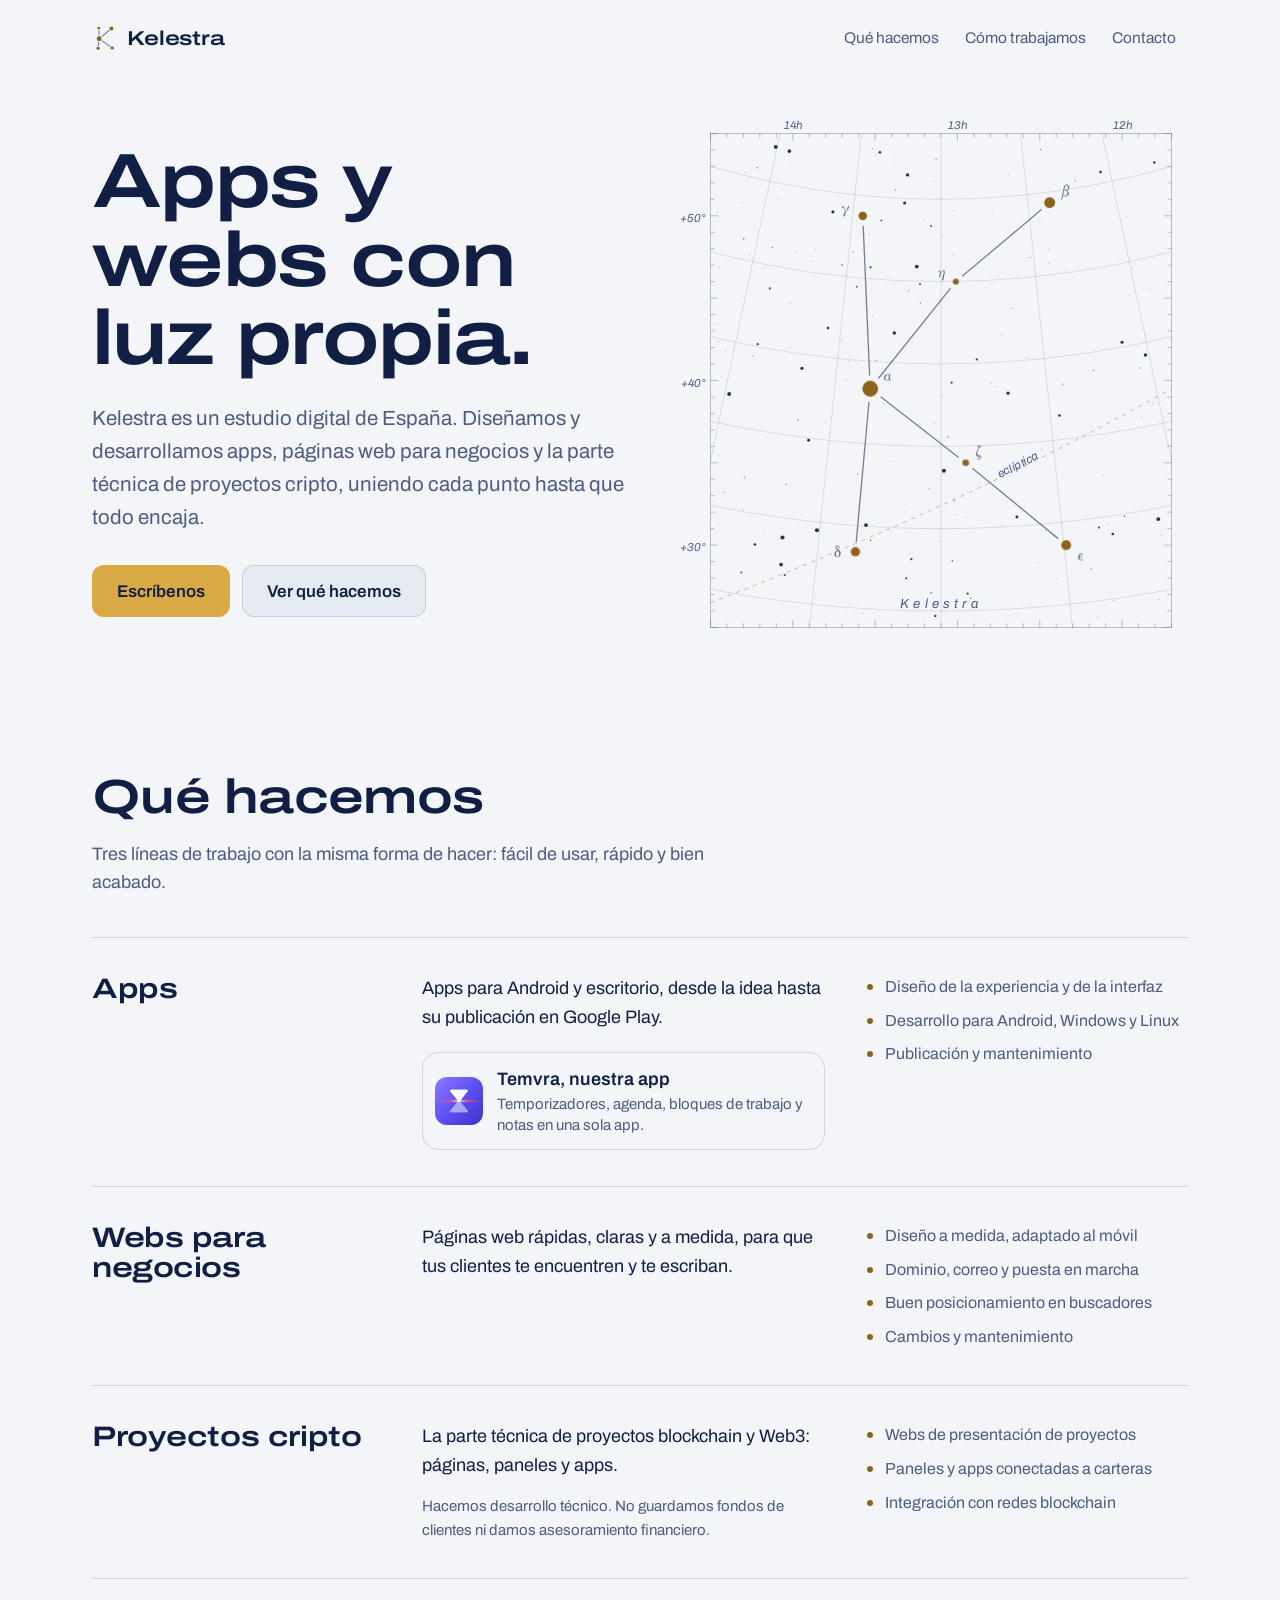
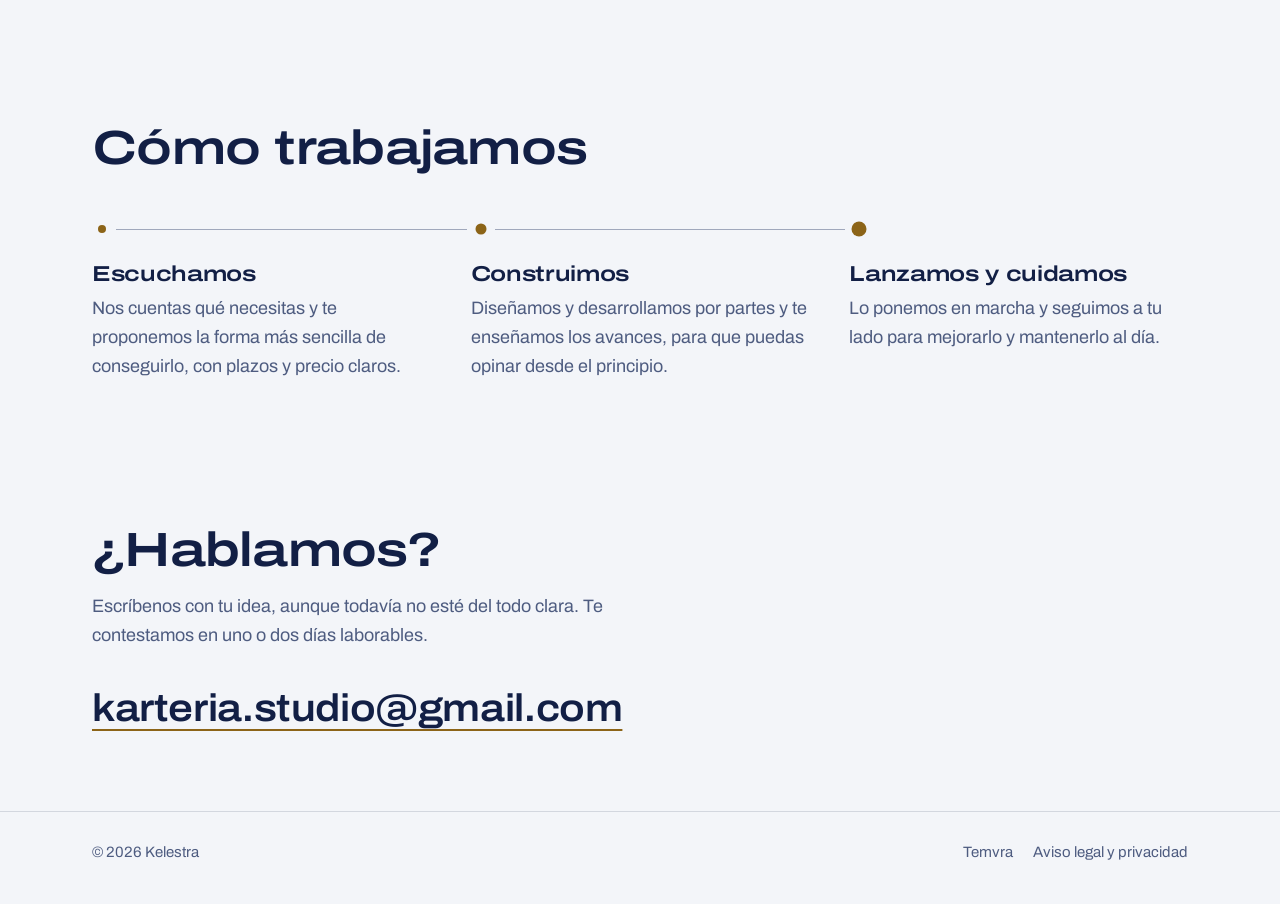
<file: index.html>
<!doctype html>
<html lang="es">
<head>
<meta charset="utf-8">
<meta name="viewport" content="width=device-width,initial-scale=1,viewport-fit=cover">
<title>Kelestra, estudio digital</title>
<meta name="description" content="Kelestra es un estudio digital de España: apps, páginas web para negocios y proyectos cripto.">
<link rel="canonical" href="https://kelestra-studio.github.io/">
<meta name="theme-color" content="#0C1736" media="(prefers-color-scheme: dark)">
<meta name="theme-color" content="#F3F5F9" media="(prefers-color-scheme: light)">
<link rel="icon" href="/favicon.svg" type="image/svg+xml">
<link rel="icon" href="/favicon.png" sizes="64x64" type="image/png">
<link rel="apple-touch-icon" href="/apple-touch-icon.png">
<link rel="preload" href="/fuentes/archivo.woff" as="font" type="font/woff" crossorigin>
<link rel="stylesheet" href="/estilo.css">
<meta property="og:type" content="website">
<meta property="og:locale" content="es_ES">
<meta property="og:site_name" content="Kelestra">
<meta property="og:title" content="Kelestra, estudio digital">
<meta property="og:description" content="Kelestra es un estudio digital de España: apps, páginas web para negocios y proyectos cripto.">
<meta property="og:url" content="https://kelestra-studio.github.io/">
<meta property="og:image" content="https://kelestra-studio.github.io/og.jpg">
<meta property="og:image:width" content="1200">
<meta property="og:image:height" content="630">
<meta name="twitter:card" content="summary_large_image">
</head>
<body>
<header class="cabecera envoltura">
  <a class="logo" href="/"><svg class="marca" viewBox="14 6 74 88" aria-hidden="true"><line x1="34.7" y1="41.2" x2="34.3" y2="28.9"/><line x1="33.8" y1="62.7" x2="32.9" y2="71.7"/><line x1="43.3" y1="45.1" x2="63.9" y2="28"/><line x1="43.8" y1="58.3" x2="65.9" y2="74"/><circle cx="34" cy="21" r="4.3"/><circle cx="35" cy="52" r="7.2"/><circle cx="32" cy="80" r="4.7"/><circle cx="71" cy="22" r="5.7"/><circle cx="73" cy="79" r="5.1"/></svg><span>Kelestra</span></a>
  <nav aria-label="Principal">
    <a href="#servicios">Qué hacemos</a>
    <a class="opcional" href="#proceso">Cómo trabajamos</a>
    <a href="#contacto">Contacto</a>
  </nav>
</header>

<main>
  <section class="portada envoltura">
    <div class="portada-texto">
      <h1>Apps y webs con luz propia.</h1>
      <p class="entrada">Kelestra es un estudio digital de España. Diseñamos y desarrollamos apps, páginas web para negocios y la parte técnica de proyectos cripto, uniendo cada punto hasta que todo encaja.</p>
      <div class="acciones">
        <a class="boton principal" href="mailto:karteria.studio@gmail.com">Escríbenos</a>
        <a class="boton" href="#servicios">Ver qué hacemos</a>
      </div>
    </div>
    <figure class="carta">
<svg viewBox="0 0 600 640" role="img" aria-labelledby="carta-t">
<title id="carta-t">Carta celeste con la constelación de Kelestra: siete estrellas unidas que dibujan una K</title>
<defs><clipPath id="placa"><rect x="20" y="20" width="560" height="600"/></clipPath></defs>
<g class="reticula" clip-path="url(#placa)">
<circle cx="300" cy="-900" r="1000"/>
<circle cx="300" cy="-900" r="1100"/>
<circle cx="300" cy="-900" r="1200"/>
<circle cx="300" cy="-900" r="1300"/>
<circle cx="300" cy="-900" r="1400"/>
<circle cx="300" cy="-900" r="1500"/>
<circle cx="300" cy="-900" r="1600"/>
<line x1="300" y1="-900" x2="-391.5" y2="653"/>
<line x1="300" y1="-900" x2="-225.3" y2="716.8"/>
<line x1="300" y1="-900" x2="-53.4" y2="762.9"/>
<line x1="300" y1="-900" x2="122.3" y2="790.7"/>
<line x1="300" y1="-900" x2="300" y2="800"/>
<line x1="300" y1="-900" x2="477.7" y2="790.7"/>
<line x1="300" y1="-900" x2="653.4" y2="762.9"/>
<line x1="300" y1="-900" x2="825.3" y2="716.8"/>
<line x1="300" y1="-900" x2="991.5" y2="653"/>
</g>
<path class="ecliptica" id="ecl" d="M 20 590 Q 330 470 580 330"/>
<text class="rotulo"><textPath href="#ecl" startOffset="62%">eclíptica</textPath></text>
<g class="marco"><rect x="20" y="20" width="560" height="600"/>
<line x1="20" y1="20" x2="20" y2="29"/><line x1="20" y1="620" x2="20" y2="611"/>
<line x1="40" y1="20" x2="40" y2="25"/><line x1="40" y1="620" x2="40" y2="615"/>
<line x1="60" y1="20" x2="60" y2="25"/><line x1="60" y1="620" x2="60" y2="615"/>
<line x1="80" y1="20" x2="80" y2="25"/><line x1="80" y1="620" x2="80" y2="615"/>
<line x1="100" y1="20" x2="100" y2="25"/><line x1="100" y1="620" x2="100" y2="615"/>
<line x1="120" y1="20" x2="120" y2="29"/><line x1="120" y1="620" x2="120" y2="611"/>
<line x1="140" y1="20" x2="140" y2="25"/><line x1="140" y1="620" x2="140" y2="615"/>
<line x1="160" y1="20" x2="160" y2="25"/><line x1="160" y1="620" x2="160" y2="615"/>
<line x1="180" y1="20" x2="180" y2="25"/><line x1="180" y1="620" x2="180" y2="615"/>
<line x1="200" y1="20" x2="200" y2="25"/><line x1="200" y1="620" x2="200" y2="615"/>
<line x1="220" y1="20" x2="220" y2="29"/><line x1="220" y1="620" x2="220" y2="611"/>
<line x1="240" y1="20" x2="240" y2="25"/><line x1="240" y1="620" x2="240" y2="615"/>
<line x1="260" y1="20" x2="260" y2="25"/><line x1="260" y1="620" x2="260" y2="615"/>
<line x1="280" y1="20" x2="280" y2="25"/><line x1="280" y1="620" x2="280" y2="615"/>
<line x1="300" y1="20" x2="300" y2="25"/><line x1="300" y1="620" x2="300" y2="615"/>
<line x1="320" y1="20" x2="320" y2="29"/><line x1="320" y1="620" x2="320" y2="611"/>
<line x1="340" y1="20" x2="340" y2="25"/><line x1="340" y1="620" x2="340" y2="615"/>
<line x1="360" y1="20" x2="360" y2="25"/><line x1="360" y1="620" x2="360" y2="615"/>
<line x1="380" y1="20" x2="380" y2="25"/><line x1="380" y1="620" x2="380" y2="615"/>
<line x1="400" y1="20" x2="400" y2="25"/><line x1="400" y1="620" x2="400" y2="615"/>
<line x1="420" y1="20" x2="420" y2="29"/><line x1="420" y1="620" x2="420" y2="611"/>
<line x1="440" y1="20" x2="440" y2="25"/><line x1="440" y1="620" x2="440" y2="615"/>
<line x1="460" y1="20" x2="460" y2="25"/><line x1="460" y1="620" x2="460" y2="615"/>
<line x1="480" y1="20" x2="480" y2="25"/><line x1="480" y1="620" x2="480" y2="615"/>
<line x1="500" y1="20" x2="500" y2="25"/><line x1="500" y1="620" x2="500" y2="615"/>
<line x1="520" y1="20" x2="520" y2="29"/><line x1="520" y1="620" x2="520" y2="611"/>
<line x1="540" y1="20" x2="540" y2="25"/><line x1="540" y1="620" x2="540" y2="615"/>
<line x1="560" y1="20" x2="560" y2="25"/><line x1="560" y1="620" x2="560" y2="615"/>
<line x1="580" y1="20" x2="580" y2="25"/><line x1="580" y1="620" x2="580" y2="615"/>
<line x1="20" y1="20" x2="29" y2="20"/><line x1="580" y1="20" x2="571" y2="20"/>
<line x1="20" y1="40" x2="25" y2="40"/><line x1="580" y1="40" x2="575" y2="40"/>
<line x1="20" y1="60" x2="25" y2="60"/><line x1="580" y1="60" x2="575" y2="60"/>
<line x1="20" y1="80" x2="25" y2="80"/><line x1="580" y1="80" x2="575" y2="80"/>
<line x1="20" y1="100" x2="25" y2="100"/><line x1="580" y1="100" x2="575" y2="100"/>
<line x1="20" y1="120" x2="29" y2="120"/><line x1="580" y1="120" x2="571" y2="120"/>
<line x1="20" y1="140" x2="25" y2="140"/><line x1="580" y1="140" x2="575" y2="140"/>
<line x1="20" y1="160" x2="25" y2="160"/><line x1="580" y1="160" x2="575" y2="160"/>
<line x1="20" y1="180" x2="25" y2="180"/><line x1="580" y1="180" x2="575" y2="180"/>
<line x1="20" y1="200" x2="25" y2="200"/><line x1="580" y1="200" x2="575" y2="200"/>
<line x1="20" y1="220" x2="29" y2="220"/><line x1="580" y1="220" x2="571" y2="220"/>
<line x1="20" y1="240" x2="25" y2="240"/><line x1="580" y1="240" x2="575" y2="240"/>
<line x1="20" y1="260" x2="25" y2="260"/><line x1="580" y1="260" x2="575" y2="260"/>
<line x1="20" y1="280" x2="25" y2="280"/><line x1="580" y1="280" x2="575" y2="280"/>
<line x1="20" y1="300" x2="25" y2="300"/><line x1="580" y1="300" x2="575" y2="300"/>
<line x1="20" y1="320" x2="29" y2="320"/><line x1="580" y1="320" x2="571" y2="320"/>
<line x1="20" y1="340" x2="25" y2="340"/><line x1="580" y1="340" x2="575" y2="340"/>
<line x1="20" y1="360" x2="25" y2="360"/><line x1="580" y1="360" x2="575" y2="360"/>
<line x1="20" y1="380" x2="25" y2="380"/><line x1="580" y1="380" x2="575" y2="380"/>
<line x1="20" y1="400" x2="25" y2="400"/><line x1="580" y1="400" x2="575" y2="400"/>
<line x1="20" y1="420" x2="29" y2="420"/><line x1="580" y1="420" x2="571" y2="420"/>
<line x1="20" y1="440" x2="25" y2="440"/><line x1="580" y1="440" x2="575" y2="440"/>
<line x1="20" y1="460" x2="25" y2="460"/><line x1="580" y1="460" x2="575" y2="460"/>
<line x1="20" y1="480" x2="25" y2="480"/><line x1="580" y1="480" x2="575" y2="480"/>
<line x1="20" y1="500" x2="25" y2="500"/><line x1="580" y1="500" x2="575" y2="500"/>
<line x1="20" y1="520" x2="29" y2="520"/><line x1="580" y1="520" x2="571" y2="520"/>
<line x1="20" y1="540" x2="25" y2="540"/><line x1="580" y1="540" x2="575" y2="540"/>
<line x1="20" y1="560" x2="25" y2="560"/><line x1="580" y1="560" x2="575" y2="560"/>
<line x1="20" y1="580" x2="25" y2="580"/><line x1="580" y1="580" x2="575" y2="580"/>
<line x1="20" y1="600" x2="25" y2="600"/><line x1="580" y1="600" x2="575" y2="600"/>
<line x1="20" y1="620" x2="29" y2="620"/><line x1="580" y1="620" x2="571" y2="620"/>
</g>
<g class="rotulo"><text x="120" y="14" text-anchor="middle">14h</text><text x="320" y="14" text-anchor="middle">13h</text><text x="520" y="14" text-anchor="middle">12h</text><text x="14" y="124" text-anchor="end" dominant-baseline="middle">+50°</text><text x="14" y="324" text-anchor="end" dominant-baseline="middle">+40°</text><text x="14" y="524" text-anchor="end" dominant-baseline="middle">+30°</text></g>
<g class="campo" clip-path="url(#placa)">
<circle cx="382.1" cy="70.3" r="0.6" opacity="0.57"/>
<circle cx="226.9" cy="61.9" r="0.6" opacity="0.56"/>
<circle cx="48.4" cy="281.2" r="0.6" opacity="0.54"/>
<circle cx="77.3" cy="275.9" r="1.4" opacity="0.82"/>
<circle cx="95.3" cy="158.4" r="0.8" opacity="0.61"/>
<circle cx="543.6" cy="365" r="0.6" opacity="0.55"/>
<circle cx="559.1" cy="55.2" r="1.5" opacity="0.88"/>
<circle cx="92.1" cy="208.2" r="1.3" opacity="0.80"/>
<circle cx="126.3" cy="367.7" r="0.8" opacity="0.62"/>
<circle cx="230.6" cy="347.9" r="0.6" opacity="0.54"/>
<circle cx="60.4" cy="148.3" r="0.9" opacity="0.64"/>
<circle cx="260.6" cy="211.5" r="0.7" opacity="0.59"/>
<circle cx="274.5" cy="203.1" r="1.2" opacity="0.77"/>
<circle cx="408.3" cy="170.6" r="0.7" opacity="0.58"/>
<circle cx="313.7" cy="539.1" r="1" opacity="0.69"/>
<circle cx="184.6" cy="600.4" r="0.6" opacity="0.54"/>
<circle cx="255.5" cy="470.2" r="0.6" opacity="0.54"/>
<circle cx="294" cy="50.9" r="0.8" opacity="0.64"/>
<circle cx="443.9" cy="362.6" r="1.6" opacity="0.90"/>
<circle cx="198.7" cy="434.1" r="0.7" opacity="0.59"/>
<circle cx="343.5" cy="294.4" r="1.4" opacity="0.84"/>
<circle cx="541.9" cy="304.9" r="0.8" opacity="0.63"/>
<circle cx="61" cy="437.7" r="0.8" opacity="0.62"/>
<circle cx="568.2" cy="508" r="0.6" opacity="0.54"/>
<circle cx="237.9" cy="418.5" r="0.6" opacity="0.54"/>
<circle cx="279.2" cy="126.1" r="0.6" opacity="0.54"/>
<circle cx="60.1" cy="476.6" r="0.6" opacity="0.54"/>
<circle cx="162.7" cy="256.3" r="1.6" opacity="0.90"/>
<circle cx="71.8" cy="290.3" r="0.7" opacity="0.58"/>
<circle cx="508.6" cy="506.5" r="1.6" opacity="0.89"/>
<circle cx="179.5" cy="270.5" r="0.6" opacity="0.54"/>
<circle cx="509" cy="587.3" r="0.6" opacity="0.54"/>
<circle cx="123.9" cy="163.5" r="0.6" opacity="0.54"/>
<circle cx="291.8" cy="372" r="0.6" opacity="0.54"/>
<circle cx="30.2" cy="272.7" r="0.6" opacity="0.54"/>
<circle cx="336.1" cy="584.6" r="0.9" opacity="0.65"/>
<circle cx="308.4" cy="388.7" r="0.8" opacity="0.64"/>
<circle cx="57.4" cy="553.3" r="1.2" opacity="0.75"/>
<circle cx="503.7" cy="494" r="0.6" opacity="0.55"/>
<circle cx="245" cy="88.5" r="0.8" opacity="0.61"/>
<circle cx="61.9" cy="67.3" r="0.6" opacity="0.54"/>
<circle cx="116.3" cy="226.6" r="0.6" opacity="0.54"/>
<circle cx="28.1" cy="116.3" r="0.6" opacity="0.54"/>
<circle cx="225.8" cy="42.9" r="1.6" opacity="0.90"/>
<circle cx="362.1" cy="114.8" r="0.6" opacity="0.54"/>
<circle cx="217" cy="240.7" r="0.6" opacity="0.54"/>
<circle cx="489.8" cy="608" r="0.6" opacity="0.55"/>
<circle cx="291.2" cy="78.2" r="0.6" opacity="0.54"/>
<circle cx="214.4" cy="182.6" r="1.4" opacity="0.82"/>
<circle cx="115.8" cy="41.5" r="2.2" opacity="0.90"/>
<circle cx="315.4" cy="113.6" r="0.6" opacity="0.57"/>
<circle cx="42.7" cy="336.4" r="2.4" opacity="0.90"/>
<circle cx="497.6" cy="434.6" r="0.6" opacity="0.54"/>
<circle cx="227.5" cy="125.6" r="1.1" opacity="0.74"/>
<circle cx="317.7" cy="483" r="0.6" opacity="0.54"/>
<circle cx="149.3" cy="501.9" r="2.5" opacity="0.90"/>
<circle cx="491.8" cy="498.7" r="1.3" opacity="0.80"/>
<circle cx="430.5" cy="160.4" r="0.6" opacity="0.57"/>
<circle cx="221.4" cy="44.9" r="0.6" opacity="0.54"/>
<circle cx="180" cy="179.4" r="0.9" opacity="0.65"/>
<circle cx="548.3" cy="289.2" r="2.1" opacity="0.90"/>
<circle cx="565.5" cy="585.7" r="0.6" opacity="0.54"/>
<circle cx="147.9" cy="160.5" r="0.6" opacity="0.54"/>
<circle cx="139.2" cy="392.5" r="1.8" opacity="0.90"/>
<circle cx="485.2" cy="308" r="0.8" opacity="0.62"/>
<circle cx="463" cy="77.5" r="0.8" opacity="0.63"/>
<circle cx="522.9" cy="484.9" r="1" opacity="0.71"/>
<circle cx="288" cy="132.3" r="1.2" opacity="0.76"/>
<circle cx="208.9" cy="495.7" r="2.4" opacity="0.90"/>
<circle cx="243.3" cy="262.4" r="2.1" opacity="0.90"/>
<circle cx="422.3" cy="127.3" r="0.6" opacity="0.54"/>
<circle cx="110.2" cy="556.4" r="1.3" opacity="0.79"/>
<circle cx="107.5" cy="510.7" r="2.5" opacity="0.90"/>
<circle cx="385.6" cy="232.6" r="0.7" opacity="0.57"/>
<circle cx="99.3" cy="36.3" r="2.4" opacity="0.90"/>
<circle cx="381.4" cy="335.5" r="2" opacity="0.90"/>
<circle cx="264" cy="537.1" r="1.4" opacity="0.82"/>
<circle cx="142.8" cy="175.1" r="0.6" opacity="0.54"/>
<circle cx="158.9" cy="370.5" r="0.6" opacity="0.54"/>
<circle cx="255.9" cy="104.5" r="1.9" opacity="0.90"/>
<circle cx="220.5" cy="295.6" r="0.7" opacity="0.59"/>
<circle cx="519.9" cy="273.6" r="1.9" opacity="0.90"/>
<circle cx="300.9" cy="338.6" r="0.6" opacity="0.57"/>
<circle cx="38.2" cy="285" r="0.6" opacity="0.54"/>
<circle cx="30.1" cy="494.7" r="0.6" opacity="0.54"/>
<circle cx="285.6" cy="451.5" r="0.7" opacity="0.58"/>
<circle cx="330.2" cy="486" r="0.6" opacity="0.54"/>
<circle cx="332.8" cy="173.1" r="0.6" opacity="0.54"/>
<circle cx="448.1" cy="324.5" r="0.7" opacity="0.58"/>
<circle cx="441.4" cy="560.9" r="0.6" opacity="0.55"/>
<circle cx="361.2" cy="323.2" r="0.6" opacity="0.56"/>
<circle cx="404.8" cy="292.2" r="0.6" opacity="0.57"/>
<circle cx="288.1" cy="577.8" r="0.9" opacity="0.66"/>
<circle cx="504.8" cy="578.2" r="0.6" opacity="0.54"/>
<circle cx="332.4" cy="578.9" r="1.4" opacity="0.84"/>
<circle cx="102.6" cy="99" r="0.6" opacity="0.55"/>
<circle cx="67.5" cy="168.5" r="0.6" opacity="0.54"/>
<circle cx="392.2" cy="485.8" r="1.8" opacity="0.90"/>
<circle cx="112" cy="446.2" r="0.8" opacity="0.63"/>
<circle cx="105.8" cy="543.6" r="2.3" opacity="0.90"/>
<circle cx="147.5" cy="584.3" r="0.6" opacity="0.55"/>
<circle cx="293.1" cy="606.1" r="1.4" opacity="0.83"/>
<circle cx="115.8" cy="280" r="0.6" opacity="0.57"/>
<circle cx="212.5" cy="142.3" r="0.6" opacity="0.54"/>
<circle cx="420.9" cy="39.4" r="0.7" opacity="0.58"/>
<circle cx="267.6" cy="38.6" r="0.6" opacity="0.54"/>
<circle cx="367.4" cy="327.2" r="0.6" opacity="0.54"/>
<circle cx="563.9" cy="488.4" r="2.4" opacity="0.90"/>
<circle cx="85" cy="183.1" r="0.6" opacity="0.54"/>
<circle cx="451.8" cy="185.9" r="0.6" opacity="0.54"/>
<circle cx="257.7" cy="560.3" r="1.3" opacity="0.81"/>
<circle cx="168.7" cy="115.2" r="1.9" opacity="0.90"/>
<circle cx="76.7" cy="61.6" r="0.9" opacity="0.65"/>
<circle cx="259.4" cy="70.3" r="2.1" opacity="0.90"/>
<circle cx="373.1" cy="496.2" r="0.6" opacity="0.54"/>
<circle cx="493.8" cy="66.9" r="1.6" opacity="0.88"/>
<circle cx="274.9" cy="226.1" r="0.7" opacity="0.58"/>
<circle cx="532.1" cy="184.4" r="0.6" opacity="0.54"/>
<circle cx="314.6" cy="167.2" r="0.6" opacity="0.54"/>
<circle cx="115.8" cy="57.4" r="0.6" opacity="0.54"/>
<circle cx="197.7" cy="206.1" r="1.1" opacity="0.72"/>
<circle cx="185.7" cy="320.1" r="0.6" opacity="0.54"/>
<circle cx="216.8" cy="38.6" r="0.6" opacity="0.54"/>
<circle cx="36.3" cy="456.1" r="0.7" opacity="0.58"/>
<circle cx="131.1" cy="305.3" r="2" opacity="0.90"/>
<circle cx="85.8" cy="506.2" r="0.6" opacity="0.55"/>
<circle cx="297.3" cy="515.4" r="0.6" opacity="0.55"/>
<circle cx="303.6" cy="429.6" r="2.5" opacity="0.90"/>
<circle cx="214.4" cy="514.1" r="0.9" opacity="0.67"/>
<circle cx="374" cy="264.3" r="0.6" opacity="0.54"/>
<circle cx="57.6" cy="103.8" r="0.6" opacity="0.54"/>
<circle cx="431" cy="177.3" r="0.6" opacity="0.54"/>
<circle cx="74" cy="519.3" r="1.6" opacity="0.90"/>
<circle cx="392.8" cy="192.6" r="0.6" opacity="0.54"/>
<circle cx="187.4" cy="296.3" r="0.6" opacity="0.54"/>
<circle cx="270.5" cy="181.7" r="2.3" opacity="0.90"/>
<circle cx="557.1" cy="347.5" r="0.6" opacity="0.54"/>
<circle cx="553.3" cy="208.8" r="0.6" opacity="0.54"/>
<circle cx="28.6" cy="250.9" r="0.6" opacity="0.56"/>
<circle cx="301.5" cy="145.4" r="0.6" opacity="0.56"/>
<circle cx="30.7" cy="182.3" r="0.6" opacity="0.54"/>
<circle cx="245.3" cy="52.3" r="0.6" opacity="0.54"/>
<circle cx="193.5" cy="164" r="0.7" opacity="0.59"/>
<circle cx="315.9" cy="466.3" r="0.8" opacity="0.63"/>
<circle cx="417.5" cy="541.4" r="0.6" opacity="0.55"/>
<circle cx="205.4" cy="603.1" r="0.6" opacity="0.54"/>
<circle cx="421.9" cy="403.6" r="0.6" opacity="0.54"/>
<circle cx="482.4" cy="548.9" r="0.8" opacity="0.61"/>
<circle cx="427.2" cy="502.3" r="0.6" opacity="0.54"/>
<circle cx="312.9" cy="322.6" r="1.4" opacity="0.83"/>
</g>
<g class="lineas">
<line x1="213.3" y1="313.4" x2="205.5" y2="132.2" style="--l:181;--d:0.75s"/>
<line x1="212.5" y1="346.5" x2="197.1" y2="515.5" style="--l:170;--d:0.91s"/>
<line x1="224.4" y1="317" x2="311.4" y2="208.3" style="--l:139;--d:1.07s"/>
<line x1="326.1" y1="193.2" x2="421.6" y2="112.8" style="--l:125;--d:1.23s"/>
<line x1="227.1" y1="340.2" x2="321.3" y2="413.3" style="--l:119;--d:1.39s"/>
<line x1="338.5" y1="427" x2="441.9" y2="511.8" style="--l:134;--d:1.55s"/>
</g>
<g class="astros">
<circle cx="214" cy="330" r="9.6" style="--d:0.00s"/>
<circle cx="432" cy="104" r="6.6" style="--d:0.08s"/>
<circle cx="452" cy="520" r="6.0" style="--d:0.16s"/>
<circle cx="196" cy="528" r="5.6" style="--d:0.24s"/>
<circle cx="205" cy="120" r="5.2" style="--d:0.32s"/>
<circle cx="330" cy="420" r="4.0" style="--d:0.40s"/>
<circle cx="318" cy="200" r="3.6" style="--d:0.48s"/>
</g>
<g class="letras">
<path d="M239.424 318.157C239.329 319.278 238.645 320.171 237.942 320.171C237.125 320.171 236.707 319.734 236.726 318.879C236.308 319.354 235.928 319.677 235.567 319.848C235.13 320.057 234.598 320.171 233.971 320.171C233.04 320.152 232.299 319.886 231.729 319.354C231.102 318.765 230.798 317.91 230.798 316.789C230.798 316.58 230.817 316.352 230.836 316.124C230.95 315.041 231.387 314.148 232.147 313.445C232.888 312.742 233.743 312.4 234.712 312.4C234.959 312.4 235.225 312.419 235.472 312.476C236.479 312.704 236.973 313.559 236.935 315.06L237.372 312.533H238.892L237.106 318.328C237.087 318.879 237.448 319.316 237.961 319.316C238.474 319.316 238.873 318.936 239.177 318.157C239.272 318.138 239.367 318.138 239.424 318.157ZM236.574 315.592C236.612 315.136 236.574 314.699 236.479 314.3C236.289 313.559 235.909 313.122 235.32 313.008C235.206 312.989 235.092 312.989 234.959 312.989C234.37 312.989 233.857 313.217 233.42 313.673C232.926 314.205 232.603 315.003 232.432 316.067C232.356 316.504 232.318 316.903 232.318 317.264C232.318 318.822 232.888 319.62 234.00900000000001 319.677C234.826 319.715 235.453 319.335 235.89 318.518C236.251 317.891 236.479 316.903 236.574 315.592Z"/>
<path d="M455.842 85.379C455.861 86.348 455.5 87.165 454.759 87.868C454.056 88.533 453.277 88.856 452.422 88.856C452.859 88.913 453.372 89.217 453.98 89.787C454.797 90.566 455.196 91.459 455.196 92.485C455.196 92.846 455.139 93.226 455.044 93.625C454.759 94.594 454.17 95.278 453.277 95.696C452.65 96.0 451.909 96.152 451.092 96.152C450.845 96.152 450.617 96.133 450.446 96.114C449.629 95.981 448.869 95.525 448.166 94.708C447.349 98.413 446.931 100.256 446.912 100.237C446.912 100.294 446.589 100.294 445.924 100.256C445.924 100.294 446.114 99.477 446.513 97.805C446.95 95.962 447.292 94.442 447.539 93.283L449.04 86.063C449.553 83.631 450.674 82.396 452.422 82.358C453.125 82.339 453.771 82.491 454.379 82.814C455.329 83.327 455.823 84.182 455.842 85.379ZM454.398 85.493C454.417 85.379 454.417 85.265 454.417 85.151C454.417 84.41 454.17 83.859 453.676 83.498C453.315 83.232 452.878 83.099 452.346 83.099C451.738 83.099 451.206 83.46000000000001 450.769 84.163C450.427 84.695 450.161 85.36 449.99 86.158C449.781 87.013 449.249 89.502 448.375 93.644C448.85 94.556 449.762 95.297 450.522 95.354C451.111 95.411 451.643 95.297 452.137 95.05C452.802 94.689 453.258 94.1 453.524 93.283C453.657 92.884 453.714 92.466 453.714 92.048C453.714 90.756 453.011 89.616 451.89 89.16C451.529 89.331 451.149 89.426 450.788 89.426C450.161 89.426 449.857 89.19800000000001 449.876 88.761C449.895 88.381 450.18 88.191 450.731 88.191C451.225 88.191 451.624 88.324 451.947 88.571C452.802 88.286 453.41 87.868 453.79 87.355C454.113 86.899 454.322 86.272 454.398 85.493Z"/>
<path d="M186.486 112.751C185.479 114.252 184.662 115.335 183.997 116.0C183.997 116.836 183.788 117.767 183.389 118.774C182.952 119.93299999999999 182.458 120.522 181.945 120.522C181.546 120.522 181.356 120.294 181.356 119.819C181.356 119.287 181.603 118.565 182.097 117.634C182.534 116.817 182.952 116.209 183.351 115.81C183.408 115.202 183.256 114.214 182.914 112.846C182.724 112.029 182.439 111.307 182.078 110.68C181.679 109.996 181.318 109.654 180.957 109.673C180.406 109.73 179.988 110.11 179.741 110.813H179.494C179.475 110.68 179.475 110.566 179.475 110.43299999999999C179.475 109.084 179.931 108.381 180.862 108.305C181.983 108.21 182.876 109.635 183.541 112.618C183.845 114.005 183.997 114.841 183.997 115.126C185.422 113.378 186.334 111.668 186.695 109.977C186.847 109.293 186.923 108.913 186.942 108.856C187.075 108.495 187.303 108.324 187.626 108.324C188.063 108.324 188.291 108.514 188.291 108.913C188.291 109.654 187.683 110.946 186.486 112.751Z"/>
<path d="M178.094 529.934C178.075 531.321 177.676 532.385 176.859 533.145C176.099 533.848 175.092 534.209 173.819 534.209C171.71 534.209 170.456 532.765 170.551 530.713C170.646 529.44 171.102 528.395 171.938 527.578C172.755 526.799 173.667 526.457 174.712 526.533C172.755 524.747 171.729 523.284 171.672 522.144C171.615 520.985 172.204 520.396 173.401 520.396C173.933 520.396 174.389 520.491 174.788 520.681C175.434 520.985 176.023 521.517 176.536 522.277C177.011 522.942 177.296 523.569 177.391 524.158C177.315 524.177 177.239 524.234 177.144 524.291C176.897 523.911 176.517 523.455 176.042 522.923C175.453 522.296 174.959 521.859 174.541 521.612C173.838 521.213 173.287 521.004 172.926 521.004C172.527 521.004 172.337 521.194 172.337 521.593C172.337 522.125 172.831 522.904 173.8 523.911C174.389 524.462 174.997 525.013 175.586 525.564C176.308 526.324 176.802 526.894 177.087 527.274C177.752 528.224 178.094 529.117 178.094 529.934ZM176.517 529.858C176.555 529.174 176.346 528.509 175.909 527.844C175.529 527.255 175.225 526.97 174.978 526.951C173.971 526.894 173.211 527.35 172.679 528.357C172.242 529.155 172.014 530.105 172.014 531.188C172.014 532.575 172.793 533.677 173.857 533.677C174.693 533.677 175.339 533.316 175.814 532.594C176.232 531.929 176.46 531.017 176.517 529.858Z"/>
<path d="M472.555 537.734C472.194 537.943 471.776 538.076 471.282 538.133C471.073 538.152 470.617 538.152 469.914 538.152C468.983 538.152 468.166 537.829 467.463 537.164C466.76 536.499 466.418 535.701 466.418 534.732C466.418 534.599 466.418 534.447 466.437 534.314C466.57 533.174 467.045 532.262 467.862 531.559C469.021 530.571 470.636 530.267 472.517 530.267L472.403 530.951C471.567 530.932 470.712 531.103 469.857 531.464C468.964 531.844 468.204 532.737 468.147 533.554H471.719L471.586 534.504L467.976 534.485C467.976 535.188 468.109 535.777 468.356 536.214C468.774 536.993 469.515 537.373 470.579 537.373C471.301 537.373 471.909 537.24 472.403 536.974C472.46 537.221 472.498 537.487 472.555 537.734Z"/>
<path d="M348.916 400.068C348.593 400.391 348.175 400.638 347.662 400.828C347.453 400.885 347.225 400.961 347.016 401.01800000000003C346.655 401.455 346.18 402.329 345.553 403.621C344.907 404.951 344.47 406.015 344.261 406.813C344.014 407.725 343.881 408.428 343.881 408.941C343.881 409.454 344.014 409.891 344.261 410.271C344.432 410.556 344.774 410.746 345.287 410.86C345.306 410.86 345.781 410.936 346.75 411.069C347.225 411.126 347.662 411.316 348.042 411.601C348.479 411.962 348.726 412.418 348.764 412.969C348.821 413.786 348.536 414.451 347.909 414.945C347.339 415.401 346.598 415.629 345.667 415.629C345.496 415.629 345.344 415.61 345.173 415.591C344.926 415.572 344.717 415.496 344.527 415.344C344.28 415.173 344.147 414.983 344.147 414.736C344.147 414.66 344.147 414.584 344.166 414.527C344.28 414.223 344.508 414.071 344.831 414.071C344.945 414.071 345.078 414.09 345.211 414.109C345.648 414.223 346.199 414.356 346.883 414.508C347.282 414.546 347.605 414.451 347.814 414.242C348.004 414.071 348.099 413.843 348.099 413.596C348.08 412.798 347.586 412.38 346.579 412.342C345.097 412.266 344.185 412.152 343.824 412.0C343.045 411.677 342.665 410.974 342.665 409.853C342.665 407.364 343.862 404.419 346.237 400.999C346.085 401.037 345.933 401.056 345.762 401.056C344.869 401.056 344.451 400.638 344.489 399.821C344.546 399.137 345.401 398.434 346.37 398.301C346.465 398.491 346.484 398.605 346.427 398.624C345.8 398.833 345.477 399.194 345.477 399.707C345.477 399.802 345.496 399.897 345.534 399.954C345.762 400.391 346.104 400.581 346.541 400.543C346.674 400.277 346.921 399.954 347.301 399.555C347.833 399.004 348.289 398.719 348.669 398.738C348.916 398.738 349.239 399.042 349.239 399.403C349.239 399.631 349.125 399.859 348.916 400.068Z"/>
<path d="M304.436 189.364C304.208 190.409 303.885 191.967 303.448 194.057C303.011 196.147 302.726 197.553 302.555 198.294C302.555 198.275 302.308 198.275 301.814 198.294H301.092C301.567 196.299 302.251 193.43 303.144 189.649C303.277 189.136 303.353 188.68 303.353 188.281C303.353 187.331 302.992 186.856 302.289 186.856C301.13 186.856 300.237 188.091 299.629 190.542L298.926 194.0C297.919 193.981 297.482 193.981 297.577 193.981C297.843 193.202 298.261 191.625 298.812 189.288C298.831 189.155 298.85 189.022 298.85 188.889C298.85 188.528 298.774 188.224 298.603 187.939C298.413 187.635 298.185 187.483 297.919 187.483C297.349 187.464 296.912 187.863 296.589 188.718H296.247C296.418 187.977 296.589 187.445 296.76 187.122C297.045 186.571 297.463 186.305 298.014 186.324C298.565 186.324 298.964 186.571 299.249 187.084C299.496 187.521 299.61 188.072 299.591 188.699C300.256 187.35 301.054 186.59 301.947 186.381C302.194 186.324 302.441 186.286 302.669 186.286C303.809 186.286 304.55 187.027 304.55 188.338C304.55 188.661 304.512 189.003 304.436 189.364Z"/>
</g>
<text class="nombre" x="300" y="596" text-anchor="middle">Kelestra</text>
</svg>
    </figure>
  </section>

  <section id="servicios" class="bloque envoltura">
    <h2>Qué hacemos</h2>
    <p class="intro">Tres líneas de trabajo con la misma forma de hacer: fácil de usar, rápido y bien acabado.</p>
    <div class="catalogo">
      <article class="fila">
        <h3>Apps</h3>
        <div class="que">
          <p>Apps para Android y escritorio, desde la idea hasta su publicación en Google Play.</p>
          <a class="temvra" href="https://temvra.es/">
            <img src="/img/temvra.png" alt="" width="48" height="48" loading="lazy">
            <span><strong>Temvra, nuestra app</strong><small>Temporizadores, agenda, bloques de trabajo y notas en una sola app.</small></span>
          </a>
        </div>
        <ul class="incluye">
          <li>Diseño de la experiencia y de la interfaz</li>
          <li>Desarrollo para Android, Windows y Linux</li>
          <li>Publicación y mantenimiento</li>
        </ul>
      </article>
      <article class="fila">
        <h3>Webs para negocios</h3>
        <div class="que">
          <p>Páginas web rápidas, claras y a medida, para que tus clientes te encuentren y te escriban.</p>
        </div>
        <ul class="incluye">
          <li>Diseño a medida, adaptado al móvil</li>
          <li>Dominio, correo y puesta en marcha</li>
          <li>Buen posicionamiento en buscadores</li>
          <li>Cambios y mantenimiento</li>
        </ul>
      </article>
      <article class="fila">
        <h3>Proyectos cripto</h3>
        <div class="que">
          <p>La parte técnica de proyectos blockchain y Web3: páginas, paneles y apps.</p>
          <p class="nota">Hacemos desarrollo técnico. No guardamos fondos de clientes ni damos asesoramiento financiero.</p>
        </div>
        <ul class="incluye">
          <li>Webs de presentación de proyectos</li>
          <li>Paneles y apps conectadas a carteras</li>
          <li>Integración con redes blockchain</li>
        </ul>
      </article>
    </div>
  </section>

  <section id="proceso" class="bloque envoltura">
    <h2>Cómo trabajamos</h2>
    <ol class="ruta">
      <li><h3>Escuchamos</h3><p>Nos cuentas qué necesitas y te proponemos la forma más sencilla de conseguirlo, con plazos y precio claros.</p></li>
      <li><h3>Construimos</h3><p>Diseñamos y desarrollamos por partes y te enseñamos los avances, para que puedas opinar desde el principio.</p></li>
      <li><h3>Lanzamos y cuidamos</h3><p>Lo ponemos en marcha y seguimos a tu lado para mejorarlo y mantenerlo al día.</p></li>
    </ol>
  </section>

  <section id="contacto" class="bloque envoltura contacto">
    <h2>¿Hablamos?</h2>
    <p>Escríbenos con tu idea, aunque todavía no esté del todo clara. Te contestamos en uno o dos días laborables.</p>
    <a class="correo" href="mailto:karteria.studio@gmail.com">karteria.studio@gmail.com</a>
  </section>
</main>
<footer class="pie">
  <div class="envoltura">
    <span>© 2026 Kelestra</span>
    <nav aria-label="Pie"><a href="https://temvra.es/">Temvra</a><a href="/aviso-legal.html">Aviso legal y privacidad</a></nav>
  </div>
</footer>
</body>
</html>
</file>
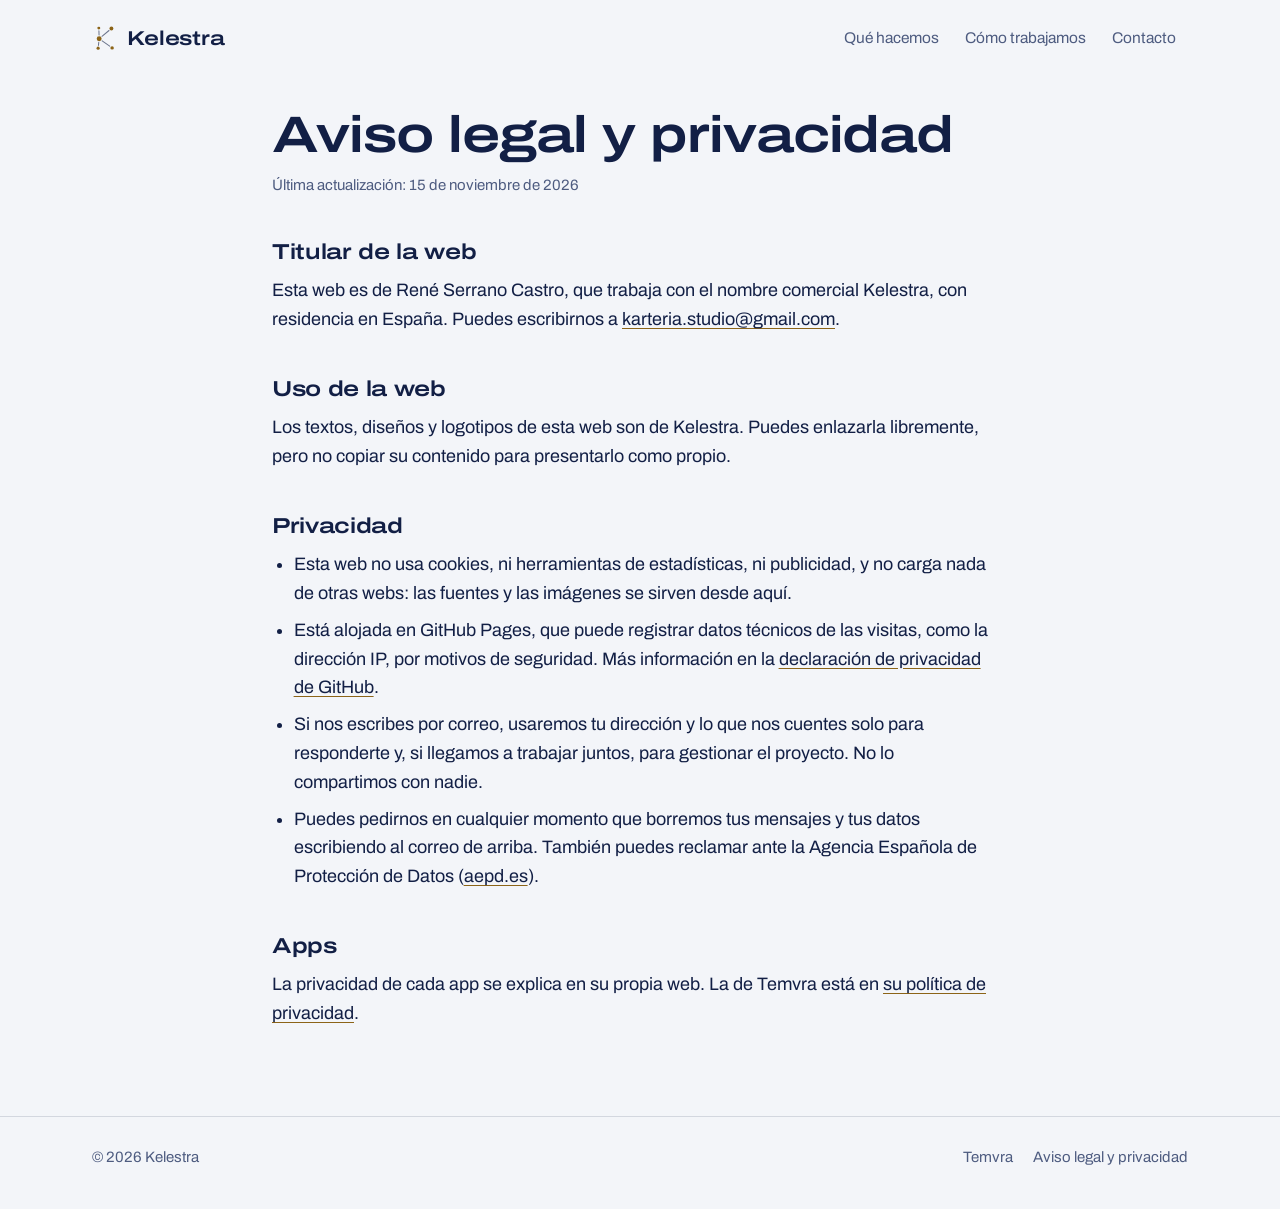
<file: aviso-legal.html>
<!doctype html>
<html lang="es">
<head>
<meta charset="utf-8">
<meta name="viewport" content="width=device-width,initial-scale=1,viewport-fit=cover">
<title>Aviso legal y privacidad · Kelestra</title>
<meta name="description" content="Quién está detrás de esta web y cómo tratamos tus datos.">
<link rel="canonical" href="https://kelestra-studio.github.io/aviso-legal.html">
<meta name="theme-color" content="#0C1736" media="(prefers-color-scheme: dark)">
<meta name="theme-color" content="#F3F5F9" media="(prefers-color-scheme: light)">
<link rel="icon" href="/favicon.svg" type="image/svg+xml">
<link rel="icon" href="/favicon.png" sizes="64x64" type="image/png">
<link rel="apple-touch-icon" href="/apple-touch-icon.png">
<link rel="preload" href="/fuentes/archivo.woff" as="font" type="font/woff" crossorigin>
<link rel="stylesheet" href="/estilo.css">
<meta property="og:type" content="website">
<meta property="og:locale" content="es_ES">
<meta property="og:site_name" content="Kelestra">
<meta property="og:title" content="Aviso legal y privacidad · Kelestra">
<meta property="og:description" content="Quién está detrás de esta web y cómo tratamos tus datos.">
<meta property="og:url" content="https://kelestra-studio.github.io/aviso-legal.html">
<meta property="og:image" content="https://kelestra-studio.github.io/og.jpg">
<meta property="og:image:width" content="1200">
<meta property="og:image:height" content="630">
<meta name="twitter:card" content="summary_large_image">
</head>
<body>
<header class="cabecera envoltura">
  <a class="logo" href="/"><svg class="marca" viewBox="14 6 74 88" aria-hidden="true"><line x1="34.7" y1="41.2" x2="34.3" y2="28.9"/><line x1="33.8" y1="62.7" x2="32.9" y2="71.7"/><line x1="43.3" y1="45.1" x2="63.9" y2="28"/><line x1="43.8" y1="58.3" x2="65.9" y2="74"/><circle cx="34" cy="21" r="4.3"/><circle cx="35" cy="52" r="7.2"/><circle cx="32" cy="80" r="4.7"/><circle cx="71" cy="22" r="5.7"/><circle cx="73" cy="79" r="5.1"/></svg><span>Kelestra</span></a>
  <nav aria-label="Principal">
    <a href="/#servicios">Qué hacemos</a>
    <a class="opcional" href="/#proceso">Cómo trabajamos</a>
    <a href="/#contacto">Contacto</a>
  </nav>
</header>

<main class="envoltura documento">
  <h1>Aviso legal y privacidad</h1>
  <p class="fecha">Última actualización: 15 de noviembre de 2026</p>

  <h2>Titular de la web</h2>
  <p>Esta web es de René Serrano Castro, que trabaja con el nombre comercial Kelestra, con residencia en España. Puedes escribirnos a <a href="mailto:karteria.studio@gmail.com">karteria.studio@gmail.com</a>.</p>

  <h2>Uso de la web</h2>
  <p>Los textos, diseños y logotipos de esta web son de Kelestra. Puedes enlazarla libremente, pero no copiar su contenido para presentarlo como propio.</p>

  <h2>Privacidad</h2>
  <ul>
    <li>Esta web no usa cookies, ni herramientas de estadísticas, ni publicidad, y no carga nada de otras webs: las fuentes y las imágenes se sirven desde aquí.</li>
    <li>Está alojada en GitHub Pages, que puede registrar datos técnicos de las visitas, como la dirección IP, por motivos de seguridad. Más información en la <a href="https://docs.github.com/es/site-policy/privacy-policies/github-general-privacy-statement">declaración de privacidad de GitHub</a>.</li>
    <li>Si nos escribes por correo, usaremos tu dirección y lo que nos cuentes solo para responderte y, si llegamos a trabajar juntos, para gestionar el proyecto. No lo compartimos con nadie.</li>
    <li>Puedes pedirnos en cualquier momento que borremos tus mensajes y tus datos escribiendo al correo de arriba. También puedes reclamar ante la Agencia Española de Protección de Datos (<a href="https://www.aepd.es">aepd.es</a>).</li>
  </ul>

  <h2>Apps</h2>
  <p>La privacidad de cada app se explica en su propia web. La de Temvra está en <a href="https://temvra.es/privacidad">su política de privacidad</a>.</p>
</main>
<footer class="pie">
  <div class="envoltura">
    <span>© 2026 Kelestra</span>
    <nav aria-label="Pie"><a href="https://temvra.es/">Temvra</a><a href="/aviso-legal.html">Aviso legal y privacidad</a></nav>
  </div>
</footer>
</body>
</html>
</file>
<file: estilo.css>
/* Kelestra · estilos de la web */
@font-face{font-family:"Archivo";src:url("/fuentes/archivo.woff") format("woff");font-weight:300 800;font-stretch:100% 125%;font-style:normal;font-display:swap}
@font-face{font-family:"Archivo";src:url("/fuentes/archivo-italic.woff") format("woff");font-weight:400 600;font-stretch:100%;font-style:italic;font-display:swap}

/* De noche: cielo azul profundo con estrellas doradas. De día: carta impresa en papel. */
:root{
  --cielo:#0C1736;
  --cielo-2:#13214A;
  --linea:rgba(166,179,211,.16);
  --oro:#EBC774;
  --tinta:#F1EDE2;
  --bruma:#A6B3D3;
  --estrella:#F6F1E4;
  --boton:#EBC774;
  --boton-texto:#0C1736;
  --max:1160px;
  color-scheme:dark;
}
@media (prefers-color-scheme:light){
  :root{--cielo:#F3F5F9;--cielo-2:#E6EBF3;--linea:rgba(18,31,69,.14);--oro:#8C6418;--tinta:#121F45;--bruma:#4E5C80;--estrella:#121F45;--boton:#D9A944;--boton-texto:#121F45;color-scheme:light}
}

*,*::before,*::after{box-sizing:border-box}
html{-webkit-text-size-adjust:100%;scroll-behavior:smooth}
body{margin:0;min-height:100vh;background:var(--cielo);color:var(--tinta);font-family:"Archivo",system-ui,-apple-system,"Segoe UI",Roboto,sans-serif;font-size:18px;line-height:1.6;font-stretch:100%;-webkit-font-smoothing:antialiased;overflow-x:hidden}
img,svg{display:block;max-width:100%}
a{color:inherit}
h1,h2,h3{font-stretch:125%;font-weight:620;letter-spacing:-.015em;line-height:1.08;margin:0;text-wrap:balance}
p{margin:0}
:focus-visible{outline:2px solid var(--oro);outline-offset:3px;border-radius:6px}

.envoltura{max-width:var(--max);margin-inline:auto;padding-inline:16px}
@media (min-width:720px){.envoltura{padding-inline:32px}}

/* Cabecera */
.cabecera{display:flex;align-items:center;justify-content:space-between;gap:16px;padding-block:18px}
.logo{display:flex;align-items:center;gap:10px;text-decoration:none;font-stretch:125%;font-weight:620;font-size:20px;letter-spacing:-.01em}
.marca{height:30px;width:auto}
.marca line{stroke:var(--tinta);stroke-opacity:.6;stroke-width:3;stroke-linecap:round}
.marca circle{fill:var(--oro)}
.cabecera nav{display:flex;gap:2px}
.cabecera nav a{color:var(--bruma);text-decoration:none;font-size:15.5px;padding:8px 12px;border-radius:8px}
.cabecera nav a:hover{color:var(--tinta);background:var(--cielo-2)}
@media (max-width:620px){.cabecera nav .opcional{display:none}.cabecera nav a{padding:8px 8px}}

/* Portada */
.portada{display:grid;gap:24px;padding-block:8px 48px;align-items:center}
.carta{margin:0;order:-1;width:100%;max-width:300px}
@media (min-width:900px){
  .portada{grid-template-columns:minmax(0,1.05fr) minmax(0,.95fr);gap:56px;padding-block:40px 56px}
  .carta{order:0;max-width:none}
}
h1{font-size:clamp(2.5rem,6vw,5.1rem);line-height:1.02;letter-spacing:-.02em;font-weight:640}
.entrada{font-size:clamp(1.1rem,1.6vw,1.3rem);color:var(--bruma);max-width:34em;margin-top:24px}
.acciones{display:flex;flex-wrap:wrap;gap:12px;margin-top:32px}
.boton{display:inline-flex;align-items:center;min-height:52px;padding:0 24px;border-radius:12px;text-decoration:none;font-weight:600;font-size:17px;border:1px solid var(--linea);background:var(--cielo-2)}
.boton:hover{border-color:var(--bruma)}
.boton.principal{background:var(--boton);color:var(--boton-texto);border-color:transparent}
.boton.principal:hover{filter:brightness(1.06)}

/* carta:inicio */
.carta svg{width:100%;height:auto;overflow:visible}
.carta .reticula{fill:none;stroke:var(--linea);stroke-width:1}
.carta .marco{fill:none;stroke:var(--bruma);stroke-opacity:.45;stroke-width:1}
.carta .ecliptica{fill:none;stroke:var(--oro);stroke-opacity:.5;stroke-width:1;stroke-dasharray:5 6}
.carta .rotulo{font-family:"Archivo",sans-serif;font-style:italic;font-size:14px;fill:var(--bruma)}
.carta .campo circle{fill:var(--estrella)}
.carta .lineas line{stroke:var(--tinta);stroke-opacity:.55;stroke-width:1.6;stroke-linecap:round}
.carta .astros circle{fill:var(--oro)}
.carta .letras path{fill:var(--bruma)}
.carta .nombre{font-family:"Archivo",sans-serif;font-style:italic;font-size:16px;letter-spacing:.32em;fill:var(--bruma)}
/* carta:fin */

/* La constelación se dibuja una vez al abrir la página: primero las estrellas, luego las líneas */
@media (prefers-reduced-motion:no-preference){
  .carta .astros circle{transform-box:fill-box;transform-origin:center;animation:aparece .55s cubic-bezier(.2,.8,.2,1) both;animation-delay:var(--d)}
  .carta .lineas line{stroke-dasharray:var(--l);stroke-dashoffset:var(--l);animation:traza .6s ease-out forwards;animation-delay:var(--d)}
  .carta .letras,.carta .nombre{animation:funde .8s ease-out 1.9s both}
}
@media (prefers-reduced-motion:reduce){html{scroll-behavior:auto}}
@keyframes aparece{from{opacity:0;transform:scale(.15)}}
@keyframes traza{to{stroke-dashoffset:0}}
@keyframes funde{from{opacity:0}}

/* Secciones */
.bloque{padding-block:56px}
@media (min-width:900px){.bloque{padding-block:72px}}
h2{font-size:clamp(2rem,4vw,3rem)}
.intro{color:var(--bruma);max-width:36em;margin-top:16px}

/* Qué hacemos: un catálogo, como los de las estrellas */
.catalogo{margin-top:40px;border-bottom:1px solid var(--linea)}
.fila{display:grid;gap:14px;padding-block:28px;border-top:1px solid var(--linea)}
@media (min-width:900px){.fila{grid-template-columns:minmax(0,.9fr) minmax(0,1.25fr) minmax(0,1fr);gap:40px;padding-block:36px}}
.fila h3{font-size:clamp(1.45rem,2.2vw,1.8rem)}
.que p{max-width:32em}
.nota{margin-top:14px;font-size:15px;color:var(--bruma)}
.incluye{list-style:none;margin:0;padding:0;display:grid;align-content:start;gap:8px;font-size:16px;color:var(--bruma)}
.incluye li{position:relative;padding-left:20px}
.incluye li::before{content:"";position:absolute;left:2px;top:.62em;width:6px;height:6px;border-radius:50%;background:var(--oro)}
.temvra{display:flex;align-items:center;gap:14px;margin-top:20px;padding:12px 16px 12px 12px;border:1px solid var(--linea);border-radius:16px;text-decoration:none;max-width:30em}
.temvra:hover{border-color:var(--bruma)}
.temvra img{width:48px;height:48px;border-radius:12px;flex:none}
.temvra strong{display:block;font-weight:600}
.temvra small{display:block;color:var(--bruma);font-size:15px;line-height:1.45}

/* Cómo trabajamos: tres estrellas unidas, cada vez más brillantes */
.ruta{--eje:10px;list-style:none;margin:44px 0 0;padding:0;display:grid}
.ruta li{position:relative;padding:0 0 36px 44px}
.ruta li:last-child{padding-bottom:0}
.ruta li::before{content:"";position:absolute;left:var(--eje);top:14px;width:var(--s,8px);height:var(--s,8px);border-radius:50%;background:var(--oro);transform:translate(-50%,-50%)}
.ruta li::after{content:"";position:absolute;left:var(--eje);top:28px;bottom:-2px;border-left:1px solid var(--bruma);opacity:.5}
.ruta li:last-child::after{display:none}
.ruta li:nth-child(2){--s:11px}
.ruta li:nth-child(3){--s:15px}
.ruta h3{font-size:1.35rem}
.ruta p{color:var(--bruma);margin-top:8px;max-width:28em}
@media (min-width:900px){
  .ruta{grid-template-columns:repeat(3,minmax(0,1fr));gap:40px}
  .ruta li{padding:44px 0 0}
  .ruta li::before{top:10px}
  .ruta li::after{top:10px;bottom:auto;left:calc(var(--eje) + 14px);right:-36px;border-left:0;border-top:1px solid var(--bruma)}
}

/* Contacto */
.contacto p{color:var(--bruma);max-width:34em;margin-top:16px}
.correo{display:inline-block;margin-top:28px;font-stretch:112%;font-weight:600;font-size:clamp(1.3rem,3.4vw,2.4rem);letter-spacing:-.01em;text-decoration:underline;text-decoration-color:var(--oro);text-decoration-thickness:2px;text-underline-offset:.22em;overflow-wrap:anywhere}

/* Pie */
.pie{border-top:1px solid var(--linea);padding-block:28px 40px;color:var(--bruma);font-size:15px}
.pie .envoltura{display:flex;flex-wrap:wrap;gap:12px 24px;justify-content:space-between}
.pie nav{display:flex;flex-wrap:wrap;gap:8px 20px}
.pie a{text-decoration:none}
.pie a:hover{color:var(--tinta);text-decoration:underline}

/* Páginas de texto */
.documento{max-width:800px;padding-block:32px 88px}
.documento h1{font-size:clamp(2rem,5vw,3.2rem)}
.documento .fecha{color:var(--bruma);margin-top:12px;font-size:15px}
.documento h2{font-size:1.35rem;margin-top:44px}
.documento p,.documento ul{margin-top:12px;max-width:40em}
.documento ul{padding-left:1.2em}
.documento li+li{margin-top:8px}
.documento a{text-decoration-color:var(--oro);text-underline-offset:.18em}
.perdida{min-height:55vh}
.perdida .boton{margin-top:16px}
</file>
